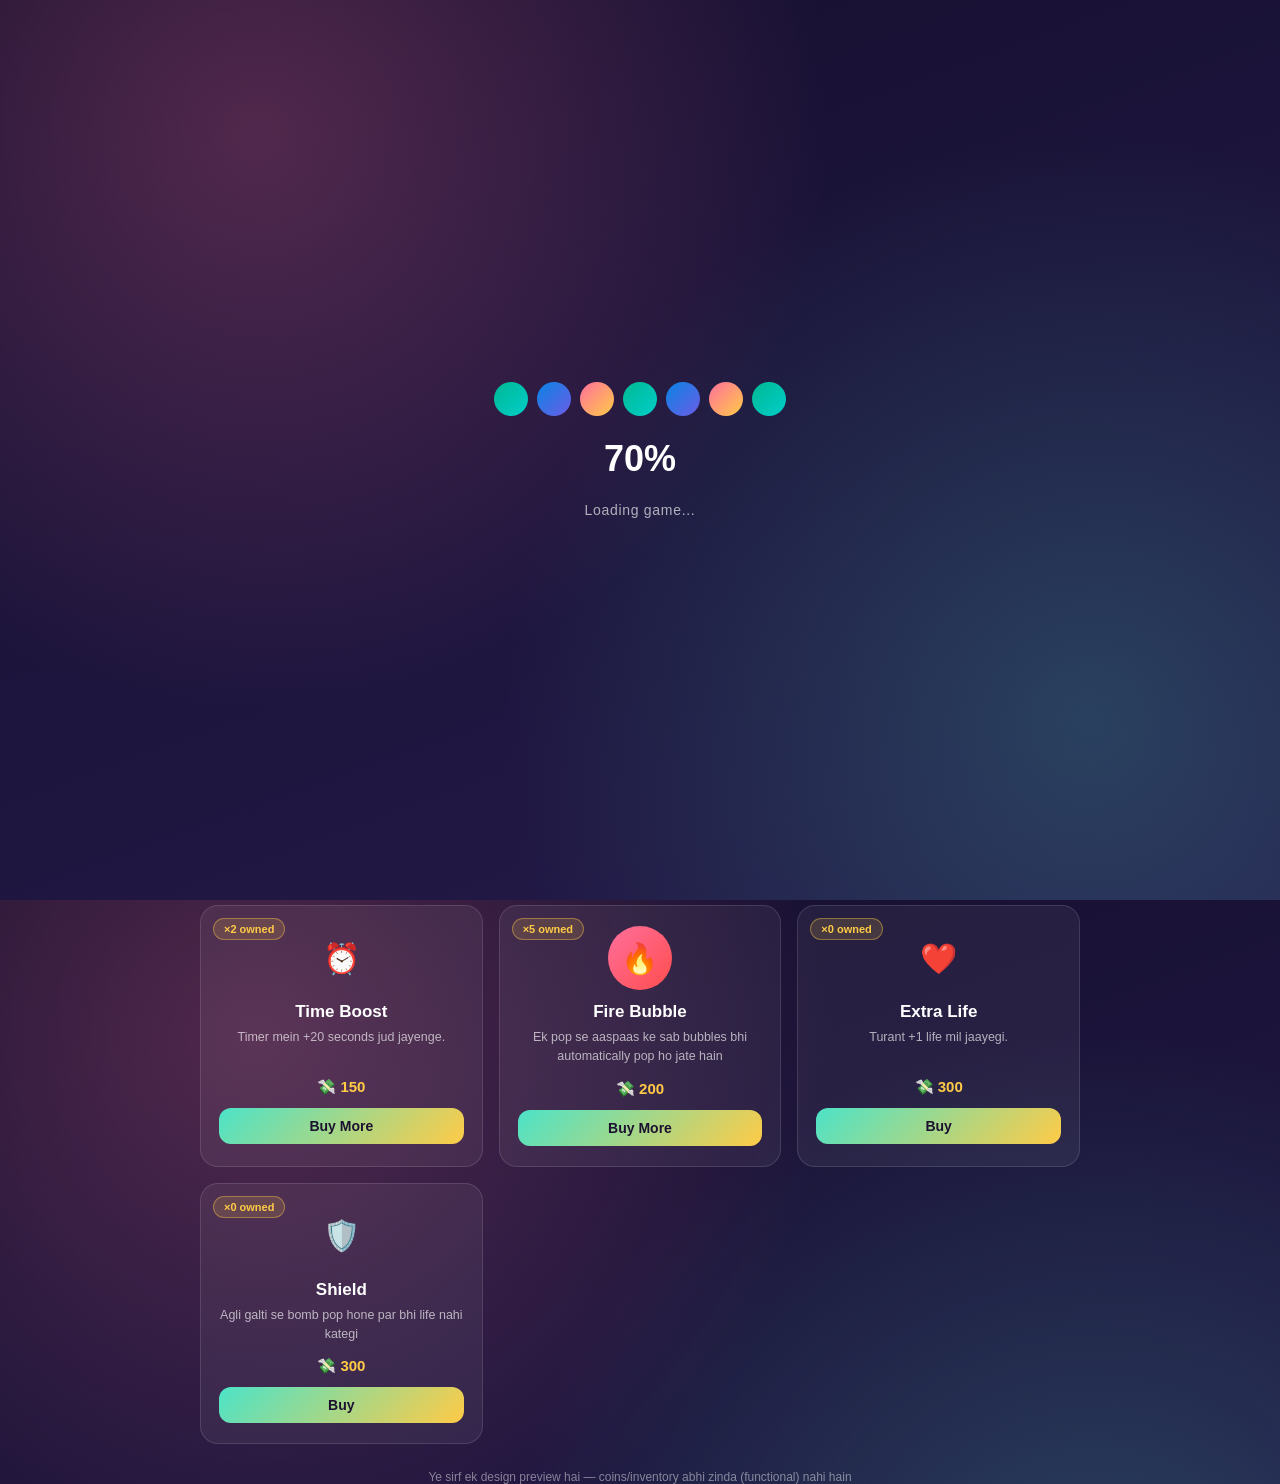
<file: index.html>
<!DOCTYPE html>
<html lang="en">
<head>
<meta charset="UTF-8">
<meta name="viewport" content="width=device-width, initial-scale=1.0">
<title>POP!</title>
<link rel="stylesheet" href="style.css">
</head>
<body>

<div class="loadScreen" id="loadScreen">
    <div class="loadGrid">
        <span></span><span></span><span></span><span></span><span></span><span></span><span></span>
    </div>
    <div class="loadPercent" id="loadPercent">0%</div>
    <p class="loadLabel">Loading game...</p>
</div>

<div class="topbar">
    <div class="brand">POP<span>!</span></div>
    <div class="statusBar" id="statusBar">
        <div class="miniChip"><span class="icon" id="icon">⏰</span><span class="amount" id="timebustAmount">0</span></div>
        <div class="miniChip"><span class="icon">🔥</span><span class="amount" id="fireAmount">0</span></div>
        <div class="miniChip"><span class="icon">❤️</span><span class="amount" id="lifeAmount">0</span></div>
        <div class="miniChip"><span class="icon">🛡️</span><span class="amount" id="shieldAmount">0</span></div>
        <div class="coinPill">
            <span class="icon">💸</span>
            <span class="amount" id="coinAmount">0</span>
        </div>
    </div>
</div>

<div class="hero">
    <div class="glow glow1"></div>
    <div class="glow glow2"></div>
    <p class="eyebrow">a tiny reflex game</p>
    <h1 class="logo">POP<span>!</span></h1>
    <p class="tagline">Pop bubbles, dodge bombs, beat the clock. Coins kamao aur power-ups unlock karo!</p>

    <button class="btn-start" id="letsGoBtn">Let's Go ▶</button>

    <div class="quickStats">
        <div class="statChip">🏆 Best Score: <b>0</b></div>
        <div class="statChip">🎮 Games Played: <b>0</b></div>
        <div class="statChip">💸 Total Coins: <b>0</b></div>
    </div>
</div>

<div class="section">
    <div class="sectionHead">
        <h2>Game Rules <span class="dot">📜</span></h2>
    </div>
    <div class="rulesGrid">
        <div class="ruleItem">
            <span class="ruleIcon">🫧</span>
            <p>Har bulbule ko pop karo — uska number tumhare <b>score</b> mein jud jayega</p>
        </div>
        <div class="ruleItem">
            <span class="ruleIcon">🎁</span>
            <p>Kuch bubbles special hote hain — unhe todne par score double (×2) milta hai!</p>
        </div>
        <div class="ruleItem">
            <span class="ruleIcon">💣</span>
            <p>In sab mein <b>10 bulbule chhupe hue bomb</b> hain — pop karte hi ek <b>life</b> chali jayegi</p>
        </div>
        <div class="ruleItem">
            <span class="ruleIcon">❤️</span>
            <p><b>3 khaas bulbule</b> tumhe ek <b>extra life</b> denge — inhe dhundhna tumhare fayde mein hai</p>
        </div>
        <div class="ruleItem">
            <span class="ruleIcon">💔</span>
            <p>Shuruaat <b>3 lives</b> se hoti hai — saari lives khatam ho gayi to <b>Game Over</b></p>
        </div>
        <div class="ruleItem">
            <span class="ruleIcon">🎯</span>
            <p>Score <b>Target</b> ke barabar ho jaye to target complete — <b>3 targets</b> poore karo aur <b>jeeto!</b></p>
        </div>
        <div class="ruleItem">
            <span class="ruleIcon">⏱️</span>
            <p>Time khatam hone se pehle jitna ho sake pop karo</p>
        </div>
        <div class="ruleItem">
            <span class="ruleIcon">💸</span>
            <p>Har game ke baad score ke hisaab se <b>coins</b> milte hain — unse shop se power-ups khareedo</p>
        </div>
    </div>
</div>

<div class="section">
    <div class="sectionHead">
        <h2>Power-Up Shop <span class="dot">🛒</span></h2>
    </div>
    <div class="shopGrid">

        <div class="shopCard">
            <span class="qtyTag">×2 owned</span>
            <div class="shopIcon Time-Boost">⏰</div>
            <h3>Time Boost</h3>
            <p class="desc">Timer mein +20 seconds jud jayenge.</p>
            <div class="shopPrice">💸 150</div>
            <button class="btn-buy">Buy More</button>
        </div>

        <div class="shopCard">
            <span class="qtyTag">×5 owned</span>
            <div class="shopIcon fire">🔥</div>
            <h3>Fire Bubble</h3>
            <p class="desc">Ek pop se aaspaas ke sab bubbles bhi automatically pop ho jate hain</p>
            <div class="shopPrice">💸 200</div>
            <button class="btn-buy">Buy More</button>
        </div>

        <div class="shopCard">
            <span class="qtyTag">×0 owned</span>
            <div class="shopIcon Extra-Life">❤️</div>
            <h3>Extra Life</h3>
            <p class="desc">Turant +1 life mil jaayegi.</p>
            <div class="shopPrice">💸 300</div>
            <button class="btn-buy">Buy</button>
        </div>
        
        <div class="shopCard">
            <span class="qtyTag">×0 owned</span>
            <div class="shopIcon Shield">🛡️</div>
            <h3>Shield</h3>
            <p class="desc">Agli galti se bomb pop hone par bhi life nahi kategi</p>
            <div class="shopPrice">💸 300</div>
            <button class="btn-buy">Buy</button>
        </div>

    </div>
</div>

<p class="note">Ye sirf ek design preview hai — coins/inventory abhi zinda (functional) nahi hain</p>

<script src="scripat.js"></script>
</body>
</html>
</file>
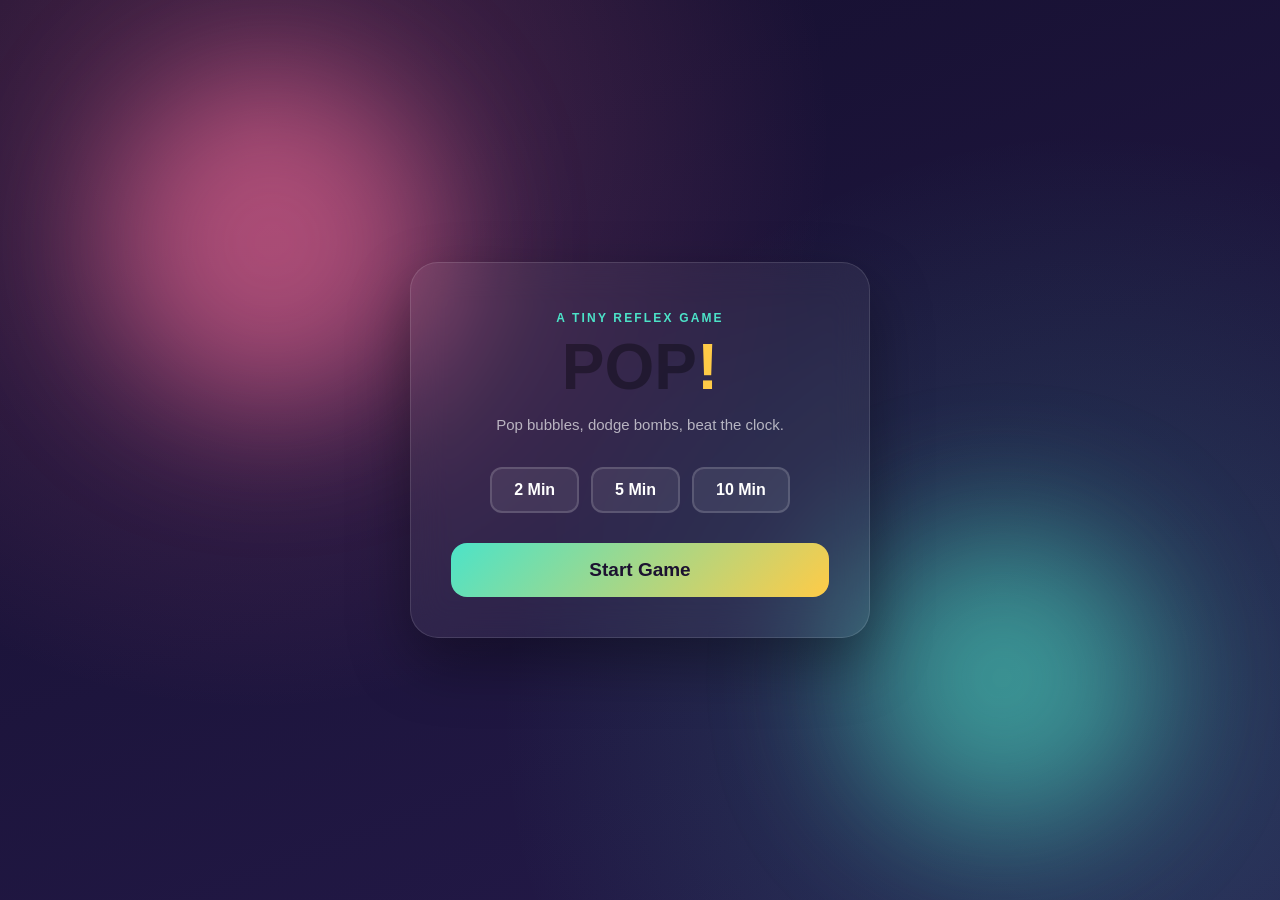
<file: aboutepage.html>
<!DOCTYPE html>
<html lang="en">
<head>
    <meta charset="UTF-8">
    <meta name="viewport" content="width=device-width, initial-scale=1.0">
    <title>Bubble Game</title>
    <script>
        if (localStorage.getItem("bubbleGameLoaded")) {
            document.documentElement.classList.add("skip-load");
        }
    </script>
    <link rel="stylesheet" href="aboutepage.css">
</head>
<body>

<div class="stage">

    <div class="screen" id="startScreen">
        <div class="glow glow1"></div>
        <div class="glow glow2"></div>
        <div class="floaters" aria-hidden="true"></div>
        
        <div class="panel">
            <p class="eyebrow">a tiny reflex game</p>
            <h1 class="logo">POP<span class="dot">!</span></h1>
            <p class="tagline">Pop bubbles, dodge bombs, beat the clock.</p>

            <div class="target-picker">
                
            </div>
          <div class="time-picker">
    <button class="time-btn " data-time="120">2 Min</button>
    <button class="time-btn" data-time="300">5 Min</button>
    <button class="time-btn" data-time="600">10 Min</button>  
</div>
        <button class="btn-start" id="startBtn">Start Game</button>
        </div>
    </div>
</div>

<div class="game">
<div class="progress-track">
    <div class="progress-fill" id="progressFill"></div>
</div>

<div class="powerups">

    <div class="powerup" id="shieldPower">
        <span class="powerIcon">🛡️</span>
        <span class="powerName">Shield</span>
        <span class="powerAmount" id="shieldAmount">0</span>
    </div>

    <div class="powerup" id="lifePower">
        <span class="powerIcon">❤️</span>
        <span class="powerName">Life</span>
        <span class="powerAmount" id="lifeAmount">0</span>
    </div>

        <div class="powerup" id="timePower">
            <span class="powerIcon">⏰</span>
            <span class="powerName">Time</span>
            <span class="powerAmount" id="timebustAmount">0</span>
        </div>

    <div class="powerup" id="firePower">
        <span class="powerIcon">🔥</span>
        <span class="powerName">Fire</span>
        <span class="powerAmount" id="fireAmount">0</span>
    </div>

</div>

    <div class="top">

        <div class="box">
            <h2>Time</h2>
            <div class="value" id="time">0</div>
        </div>

        <div class="box">
            <h2>Stop </h2>
            <div class="value" id="stoptime">▐▐</div>
        </div>

        <div class="box">
            <h2>Score</h2>
            <div class="value" id="score">0</div>
        </div>

        <div class="box">
            <h2>Target</h2>
            <div class="value" id="target">0</div>
        </div>

       <div class="box">
    <h2>Lives</h2>
    <div class="value lives" id="lives"></div>
</div>
    </div>

    <div class="banner" id="banner"></div>

    <div class="man"></div>

</div>

<div id="gameOverCard" class="gameOverCard">

    <div class="resultCard">

        <h1 id="resultTitle">🏆 YOU WIN</h1>

        <div class="resultBox">
            <div class="item">
                <span>⭐ Score</span>
                <span id="finalScore">25</span>
            </div>

            <div class="item">
                <span>🎯 Target</span>
                <span id="finalTarget">20</span>
            </div>

            <div class="item">
                <span>💣 Bombs</span>
                <span id="finalBomb">2</span>
            </div>

            <div class="item">
                <span>Targets Reached</span>
                <span id="finalTargetSum">3</span>
            </div>
            
             <div class="item">
                <span>Time</span>
                <span id="Timeoutline">0</span>
            </div>

             <div class="item">
                <span>Medals</span>
                <span id="Medals">❌</span>
            </div>
        </div>

         <div class="item">
                <span>Coins</span>
                <span id="finalCoins">💸 0</span>
            </div>
            <button id="restartBtn">🔄 Play Again</button>
        </div>


    </div>

</div>
<script src="aboutepage.js"></script>

</body>
</html>
</file>
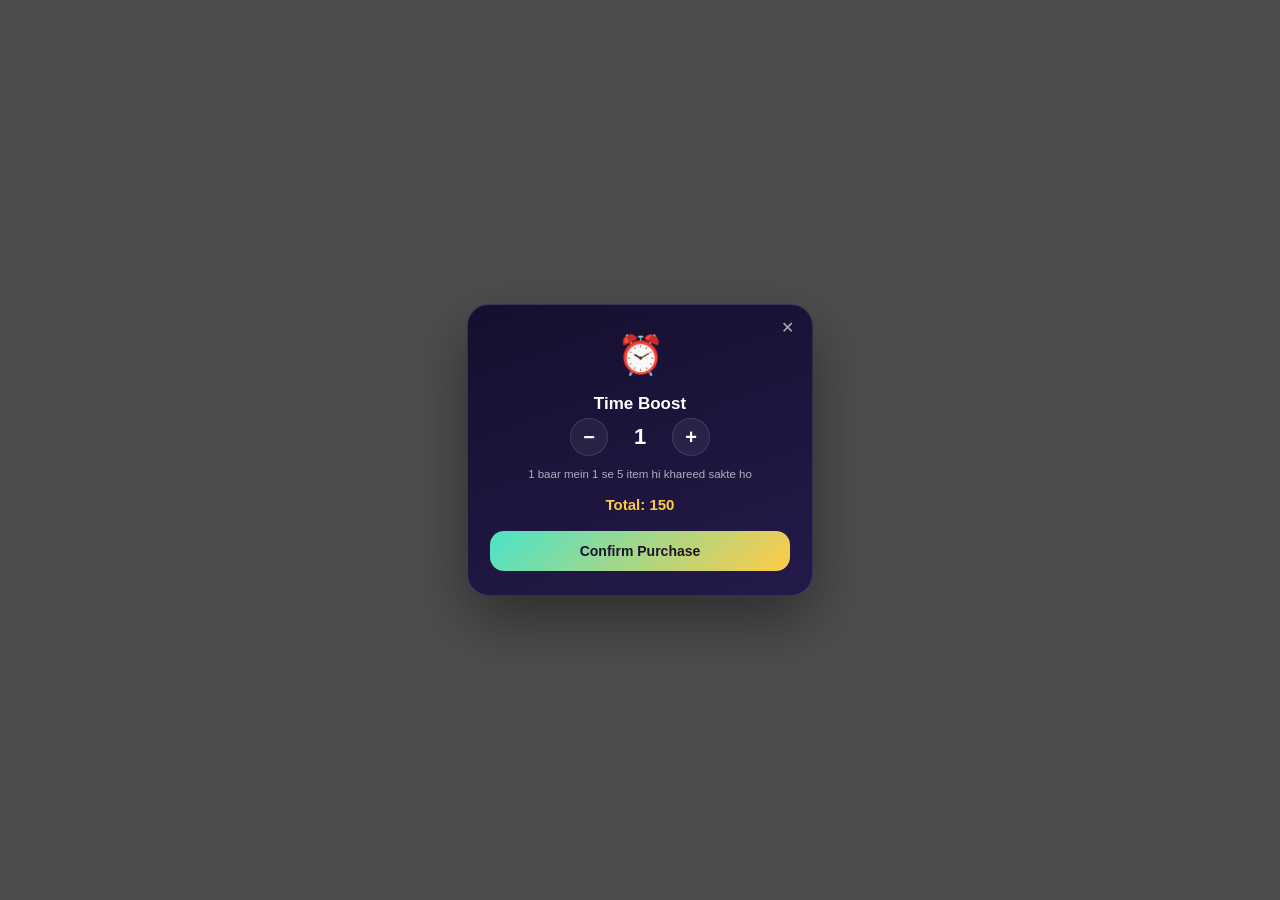
<file: BuyCard.html>
<!DOCTYPE html>
<html lang="en">
<head>
<meta charset="UTF-8">
<title>Buy Mini Card</title>
<link rel="stylesheet" href="bycard.css">
</head>
<body>

<div class="buyOverlay" id="buyOverlay">
    <div class="buyCard">
        <button class="buyClose" id="buyClose">✕</button>
        <div class="buyIcon" id="buyIcon">⏰</div>
        <h3 class="buyName" id="buyName">Time Boost</h3>

        <div class="qtyStepper">
            <button class="qtyBtn" id="qtyMinus">−</button>
            <div class="qtyValue" id="qtyValue">1</div>
            <button class="qtyBtn" id="qtyPlus">+</button>
        </div> 
        <p class="qtyHint">1 baar mein 1 se 5 item hi khareed sakte ho</p>

        <div class="buyTotal">Total: <span id="buyTotal">150</span></div>

        <button class="btn-confirmBuy" id="confirmBuyBtn">Confirm Purchase</button>
    </div>
</div>

</body>
<script src="bycard.js"></script>
</html>
</file>
<file: style.css>
*{ margin:0; padding:0; box-sizing:border-box; font-family:'Poppins', Arial, Helvetica, sans-serif; }

:root{
    --bg-deep: #150f2e;
    --bg-mid: #241a4a;
    --panel: rgba(255,255,255,.06);
    --panel-border: rgba(255,255,255,.12);
    --pink: #ff6f9c;
    --amber: #ffcb47;
    --teal: #4ce3c8;
    --text-dim: rgba(255,255,255,.65);
}

html, body{ height:100%; }

body{
    background:
        radial-gradient(circle at 20% 15%, rgba(255,111,156,.25), transparent 45%),
        radial-gradient(circle at 85% 80%, rgba(76,227,200,.2), transparent 45%),
        linear-gradient(160deg, var(--bg-deep), var(--bg-mid));
    min-height:100vh;
    color:#fff;
    padding-bottom:40px;
}

/* ---------- Top bar ---------- */
.topbar{
    display:flex;
    justify-content:space-between;
    align-items:center;
    padding:16px 24px;
    position:sticky;
    top:0;
    z-index:50;
    background:rgba(21,15,46,.7);
    backdrop-filter:blur(14px);
    border-bottom:1px solid var(--panel-border);
}

.brand{
    font-family:'Baloo 2', sans-serif;
    font-weight:800;
    font-size:22px;
    color:#fff;
}
.brand span{ color:var(--amber); }

.coinPill{
    display:flex;
    align-items:center;
    gap:8px;
    background:linear-gradient(135deg, rgba(255,203,71,.18), rgba(255,203,71,.05));
    border:1px solid rgba(255,203,71,.4);
    padding:8px 16px;
    border-radius:999px;
    font-weight:700;
    font-size:15px;
}
.coinPill .icon{ font-size:18px; }
.coinPill .amount{ color:var(--amber); }

.statusBar{
    display:flex;
    align-items:center;
    gap:10px;
    flex-wrap:wrap;
    justify-content:flex-end;
}

.miniChip{
    display:flex;
    align-items:center;
    gap:6px;
    background:var(--panel);
    border:1px solid var(--panel-border);
    padding:7px 12px;
    border-radius:999px;
    font-weight:700;
    font-size:13px;
}
.miniChip .icon{ font-size:15px; }
.miniChip .amount{ color:#fff; }

/* ---------- Hero ---------- */
.hero{
    text-align:center;
    padding:50px 20px 30px;
    position:relative;
}

.glow{
    position:absolute;
    border-radius:50%;
    filter:blur(70px);
    opacity:.45;
    pointer-events:none;
    z-index:0;
}
.glow1{ width:320px; height:320px; background:var(--pink); top:0; left:5%; }
.glow2{ width:280px; height:280px; background:var(--teal); top:10%; right:5%; }

.eyebrow{
    position:relative;
    color:var(--teal);
    text-transform:uppercase;
    letter-spacing:.18em;
    font-size:12px;
    font-weight:600;
    margin-bottom:8px;
}

.logo{
    position:relative;
    font-family:'Baloo 2', sans-serif;
    font-weight:800;
    font-size:clamp(42px, 10vw, 68px);
    color:#fff;
    line-height:1;
}
.logo span{ color:var(--amber); }

.tagline{
    position:relative;
    color:var(--text-dim);
    margin:14px auto 26px;
    font-size:15px;
    max-width:420px;
    line-height:1.6;
}

.btn-start{
    position:relative;
    font-family:'Baloo 2', sans-serif;
    font-size:19px;
    font-weight:700;
    padding:16px 48px;
    border:none;
    border-radius:16px;
    color:#1c1230;
    background:linear-gradient(135deg, var(--teal), var(--amber));
    cursor:pointer;
    transition:.2s;
}
.btn-start:hover{ transform:translateY(-3px); box-shadow:0 12px 24px rgba(76,227,200,.3); }

.quickStats{
    position:relative;
    display:flex;
    justify-content:center;
    gap:14px;
    margin-top:26px;
    flex-wrap:wrap;
}
.statChip{
    background:var(--panel);
    border:1px solid var(--panel-border);
    padding:8px 16px;
    border-radius:12px;
    font-size:13px;
    color:var(--text-dim);
}
.statChip b{ color:#fff; }

/* ---------- Section shell ---------- */
.section{
    max-width:920px;
    margin:0 auto;
    padding:36px 20px 0;
}

.sectionHead{
    display:flex;
    align-items:baseline;
    gap:10px;
    margin-bottom:18px;
}
.sectionHead h2{
    font-family:'Baloo 2', sans-serif;
    font-size:24px;
    color:#fff;
}
.sectionHead .dot{ color:var(--amber); }
.sectionHead p{
    color:var(--text-dim);
    font-size:13px;
}

/* ---------- Rules (inline on home) ---------- */
.rulesGrid{
    display:grid;
    grid-template-columns:repeat(auto-fit, minmax(260px, 1fr));
    gap:12px;
}

.ruleItem{
    display:flex;
    gap:12px;
    align-items:flex-start;
    background:var(--panel);
    border:1px solid var(--panel-border);
    border-radius:14px;
    padding:14px 16px;
}
.ruleIcon{ font-size:20px; line-height:1; }
.ruleItem p{ color:#fff; font-size:13.5px; line-height:1.5; }
.ruleItem b{ color:var(--amber); }

/* ---------- Shop ---------- */
.shopGrid{
    display:grid;
    grid-template-columns:repeat(auto-fit, minmax(220px, 1fr));
    gap:16px;
}

.shopCard{
    position:relative;
    background:var(--panel);
    border:1px solid var(--panel-border);
    border-radius:18px;
    padding:20px 18px;
    text-align:center;
    transition:.2s;
    overflow:hidden;
}
.shopCard:hover{ transform:translateY(-4px); border-color:rgba(255,255,255,.25); }

.shopIcon{
    width:64px;
    height:64px;
    margin:0 auto 12px;
    border-radius:50%;
    display:flex;
    align-items:center;
    justify-content:center;
    font-size:30px;
}
.shopIcon.magnet{ background:linear-gradient(135deg,#0984e3,#6c5ce7); }
.shopIcon.fire{ background:linear-gradient(135deg,#ff6f9c,#ff4d4d); }
.shopIcon.shield{ background:linear-gradient(135deg,#00b894,#00cec9); }

.shopCard h3{
    font-family:'Baloo 2', sans-serif;
    font-size:17px;
    margin-bottom:6px;
    color:#fff;
}
.shopCard p.desc{
    color:var(--text-dim);
    font-size:12.5px;
    line-height:1.5;
    min-height:36px;
    margin-bottom:14px;
}

.shopPrice{
    display:flex;
    align-items:center;
    justify-content:center;
    gap:6px;
    font-weight:700;
    color:var(--amber);
    font-size:15px;
    margin-bottom:12px;
}

.btn-buy{
    width:100%;
    padding:10px;
    border:none;
    border-radius:12px;
    font-weight:700;
    font-size:14px;
    cursor:pointer;
    background:linear-gradient(135deg, var(--teal), var(--amber));
    color:#1c1230;
    transition:.2s;
}
.btn-buy:hover{ transform:translateY(-2px); }
.btn-buy:disabled{
    background:rgba(255,255,255,.1);
    color:var(--text-dim);
    cursor:not-allowed;
    transform:none;
}

.ownedTag{
    position:absolute;
    top:12px;
    right:12px;
    background:rgba(76,227,200,.2);
    color:var(--teal);
    border:1px solid rgba(76,227,200,.4);
    font-size:10.5px;
    font-weight:700;
    padding:4px 9px;
    border-radius:999px;
}

.qtyTag{
    position:absolute;
    top:12px;
    left:12px;
    background:rgba(255,203,71,.15);
    color:var(--amber);
    border:1px solid rgba(255,203,71,.4);
    font-size:11px;
    font-weight:800;
    padding:4px 10px;
    border-radius:999px;
}

.btn-row{
    display:flex;
    gap:8px;
}
.btn-buy.small{
    flex:1;
}

.note{
    text-align:center;
    color:var(--text-dim);
    font-size:12px;
    margin:26px 20px 0;
    opacity:.7;
}

/* ---------- Loading screen ---------- */
.loadScreen{
    position:fixed;
    inset:0;
    z-index:9999;
    display:flex;
    flex-direction:column;
    justify-content:center;
    align-items:center;
    gap:22px;
    background:
        radial-gradient(circle at 20% 15%, rgba(255,111,156,.25), transparent 45%),
        radial-gradient(circle at 85% 80%, rgba(76,227,200,.2), transparent 45%),
        linear-gradient(160deg, #150f2e, #241a4a);
}

.loadGrid{
    display:grid;
    grid-template-columns:repeat(7, 34px);
    gap:9px;
}
.loadGrid span{
    width:34px;
    height:34px;
    border-radius:50%;
    background:linear-gradient(135deg,#00b894,#00cec9);
    animation:loadPop 1.6s infinite;
}
.loadGrid span:nth-child(3n+2){ background:linear-gradient(135deg,#0984e3,#6c5ce7); animation-delay:.15s; }
.loadGrid span:nth-child(3n+3){ background:linear-gradient(135deg,#ff6f9c,#ffcb47); animation-delay:.3s; }
.loadGrid span:nth-child(2n){ animation-delay:.45s; }
.loadGrid span:nth-child(5n){ animation-delay:.6s; }

@keyframes loadPop{
    0%,100%{ transform:scale(.6); opacity:.35; }
    40%{ transform:scale(1); opacity:1; }
}

.loadPercent{
    font-size:36px;
    font-weight:800;
    color:#fff;
    font-family:'Baloo 2', sans-serif;
}

.loadLabel{
    color:rgba(255,255,255,.65);
    font-size:14px;
    letter-spacing:.05em;
}

.loadScreen.done{
    opacity:0;
    pointer-events:none;
    transition:opacity .5s ease;
}

/* ---------- Responsive ---------- */
@media(max-width:480px){
    .topbar{ padding:12px 16px; flex-wrap:wrap; gap:10px; }
    .brand{ font-size:18px; }
    .statusBar{ width:100%; justify-content:flex-end; }
    .miniChip{ padding:6px 10px; font-size:12px; }
    .coinPill{ padding:6px 12px; font-size:13px; }
}
/**/
</file>
<file: aboutepage.css>
*{
        margin:0;
        padding:0;
        box-sizing:border-box;
        font-family:'Poppins', Arial, Helvetica, sans-serif;
    }

    :root{
        --bg-deep: #150f2e;
        --bg-mid: #241a4a;
        --panel: rgba(255,255,255,.06);
        --panel-border: rgba(255,255,255,.12);
        --pink: #ff6f9c;
        --amber: #ffcb47;
        --teal: #4ce3c8;
        --text-dim: rgba(255,255,255,.65);
    }

    html, body{
        height:100%;
    }

    body{
        background:
            radial-gradient(circle at 20% 15%, rgba(255,111,156,.25), transparent 45%),
            radial-gradient(circle at 85% 80%, rgba(76,227,200,.2), transparent 45%),
            linear-gradient(160deg, var(--bg-deep), var(--bg-mid));
        min-height:100vh;
        min-height:100dvh;
        display:flex;
        justify-content:center;
        align-items:center;
        overflow:hidden;
    }

    /* ---------- Loading screen ---------- */
    .loadScreen{
        position:fixed;
        inset:0;
        z-index:9999;
        display:flex;
        flex-direction:column;
        justify-content:center;
        align-items:center;
        gap:22px;
        background:
            radial-gradient(circle at 20% 15%, rgba(255,111,156,.25), transparent 45%),
            radial-gradient(circle at 85% 80%, rgba(76,227,200,.2), transparent 45%),
            linear-gradient(160deg, #150f2e, #241a4a);
    }

    html.skip-load .loadScreen{
        display:none;
    }

    .loadGrid{
        display:grid;
        grid-template-columns:repeat(7, 34px);
        gap:9px;
    }

    .loadGrid span{
        width:34px;
        height:34px;
        border-radius:50%;
        background:linear-gradient(135deg,#00b894,#00cec9);
        animation:loadPop 1.6s infinite;
    }
    .loadGrid span:nth-child(3n+2){ background:linear-gradient(135deg,#0984e3,#6c5ce7); animation-delay:.15s; }
    .loadGrid span:nth-child(3n+3){ background:linear-gradient(135deg,#ff6f9c,#ffcb47); animation-delay:.3s; }
    .loadGrid span:nth-child(2n){ animation-delay:.45s; }
    .loadGrid span:nth-child(5n){ animation-delay:.6s; }

    @keyframes loadPop{
        0%,100%{ transform:scale(.6); opacity:.35; }
        40%{ transform:scale(1); opacity:1; }
    }

    .loadPercent{
        font-size:36px;
        font-weight:800;
        color:#fff;
        font-family:'Baloo 2', sans-serif;
    }

    .loadLabel{
        color:rgba(255,255,255,.65);
        font-size:14px;
        letter-spacing:.05em;
    }

    /* ---------- Start screen / rules screen shared shell ---------- */
    .stage{
        position:relative;
        height:100vh;
        height:100dvh;
    }

    .screen{
        position:fixed;
        inset:0;
        display:flex;
        justify-content:center;
        align-items:center;
        overflow:hidden;
        z-index:5000;
    }
    .screen.hidden{ display:none; }

    .scoreTwo{ 
       text-align: center;
     }
    .glow{
        position:absolute;
        border-radius:50%;
        filter:blur(70px);
        opacity:.55;
        pointer-events:none;
    }
    .glow1{ width:340px; height:340px; background:var(--pink); top:8%; left:8%; }
    .glow2{ width:300px; height:300px; background:var(--teal); bottom:8%; right:10%; }

    .floaters{
        position:absolute;
        inset:0;
        pointer-events:none;
        overflow:hidden;
    }
    .floaters span{
        position:absolute;
        bottom:-60px;
        display:block;
        border-radius:50%;
        background:linear-gradient(135deg, rgba(255,255,255,.35), rgba(255,255,255,.05));
        animation:rise linear infinite;
    }
    @keyframes rise{
        to{ transform:translateY(-115vh); }
    }

    .panel{
        position:relative;
        z-index:1;
        width:min(90%, 460px);
        padding:clamp(28px, 6vw, 48px) clamp(20px, 5vw, 40px) 40px;
        background:var(--panel);
        border:1px solid var(--panel-border);
        backdrop-filter:blur(18px);
        border-radius:28px;
        text-align:center;
        box-shadow:0 25px 60px rgba(0,0,0,.35);
        animation:fadeIn .5s ease;
    }

    .eyebrow{
        color:var(--teal);
        text-transform:uppercase;
        letter-spacing:.18em;
        font-size:12px;
        font-weight:600;
        margin-bottom:10px;
    }

    .logo{
        font-family:'Baloo 2', sans-serif;
        font-weight:800;
        font-size:clamp(38px, 9vw, 64px);
        color:#00000059;
        line-height:1;
    }
    .logo span{ color:var(--amber); }
    .dot{ color:var(--amber); }

    .tagline{
        color:var(--text-dim);
        margin:14px 0 30px;
        font-size:15px;
        line-height:1.6;
    }

    .target-picker{ margin-bottom:30px; }

    .picker-label{
        color:var(--text-dim);
        font-size:13px;
        margin-bottom:12px;
        font-weight:500;
    }

    .picker-options{
        display:flex;
        flex-wrap:wrap;
        justify-content:center;
        gap:12px;
    }

    .pick{
        font-family:'Baloo 2', sans-serif;
        font-size:18px;
        font-weight:700;
        width:64px;
        height:56px;
        border-radius:14px;
        border:1px solid var(--panel-border);
        background:rgba(255,255,255,.05);
        color:#fff;
        cursor:pointer;
        transition:.2s;
    }
    .pick:hover{ background:rgba(255,255,255,.12); }
    .pick--active{
        background:linear-gradient(135deg, var(--pink), var(--amber));
        border-color:transparent;
        color:#1c1230;
        transform:translateY(-2px);
        box-shadow:0 8px 18px rgba(255,111,156,.35);
    }

    .btn-start{
        font-family:'Baloo 2', sans-serif;
        font-size:19px;
        font-weight:700;
        width:100%;
        padding:16px;
        border:none;
        border-radius:16px;
        color:#1c1230;
        background:linear-gradient(135deg, var(--teal), var(--amber));
        cursor:pointer;
        transition:.2s;
    }
    .btn-start:hover{ transform:translateY(-3px); box-shadow:0 12px 24px rgba(76,227,200,.3); }
    .btn-start:active{ transform:translateY(0); }

    @keyframes fadeIn{
        from{ opacity:0; transform:translateY(25px); }
        to{ opacity:1; transform:translateY(0); }
    }

    /* ---------- Main game board ---------- */
    .game{
        display:none;
        width:min(58%, 1400px);
        height:90vh;
        height:90dvh;
        background:#ffffff;
        border-radius:15px;
        overflow-y:auto;
        overflow-x:hidden;
        box-shadow:0 10px 30px rgba(0,0,0,.4);
    }

    .progress-track{
        height:6px;
        background:rgba(0,0,0,.08);
    }
    .progress-fill{
        height:100%;
        width:0%;
        background:linear-gradient(90deg, var(--teal), var(--amber));
        transition:width .3s ease;
    }

    .top{
        position:sticky;
        top:0;
        min-height:80px;
        background:#0f766e;
        display:flex;
        flex-wrap:wrap;
        justify-content:space-evenly;
        align-items:center;
        gap:10px;
        padding:10px;
        z-index:2;
    }

    .box{
        display:flex;
        align-items:center;
        gap:10px;
        flex-shrink:0;
    }

    .box h2{
        color:white;
        font-size:clamp(14px, 2.2vw, 22px);
        white-space:nowrap;
    }

    .value{
        width:clamp(42px, 8vw, 60px);
        height:clamp(34px, 6vw, 45px);
        background:white;
        color:#0f766e;
        display:flex;
        justify-content:center;
        align-items:center;
        border-radius:8px;
        font-size:clamp(16px, 3vw, 22px);
        font-weight:bold;
    }

    .target{
        background-color:#6e265477;
        color:black;
    }

    /* Lives box: fluid width + shrinking font so hearts never spill out of the box */
    .lives{
        width:auto;
        max-width:clamp(90px, 22vw, 140px);
        min-width:0;
        display:flex;
        justify-content:center;
        align-items:center;
        flex-wrap:nowrap;
        overflow:hidden;
        white-space:nowrap;
        font-size:clamp(14px, 3.5vw, 24px);
        gap:4px;
    }

    .banner{
        position:fixed;
        top:90px;
        left:50%;
        transform:translateX(-50%) translateY(-20px);
        background:#0f766e;
        color:white;
        padding:10px 24px;
        border-radius:8px;
        font-size:18px;
        font-weight:bold;
        opacity:0;
        pointer-events:none;
        transition:.3s;
        z-index:3;
        max-width:90%;
        text-align:center;
    }

    .banner.show{
        opacity:1;
        transform:translateX(-50%) translateY(0);
    }

    .man{
        padding:20px;
        display:grid;
        grid-template-columns:repeat(auto-fill, minmax(46px, 1fr));
        justify-content:center;
        gap:10px;
    }

    .bubbles{
        width:100%;
        aspect-ratio:1/1;
        max-width:55px;
        border-radius:50%;
        background:linear-gradient(135deg,#00b894,#00cec9);
        display:flex;
        justify-content:center;
        align-items:center;
        color:white;
        font-size:clamp(14px, 4vw, 22px);
        font-weight:bold;
        cursor:pointer;
        transition:.25s;
        user-select:none;
        touch-action:manipulation;
    }

    .bubbles:hover{
        transform:scale(1.15);
        background:linear-gradient(135deg,#0984e3,#6c5ce7);
    }

    .bubbles:active{
        transform:scale(.9);
    }

    .bomb{
        background: red !important;
        color: white;
        animation: boom 0.4s infinite alternate;
    }

    @keyframes boom{
        from{ transform: scale(1); }
        to{ transform: scale(1.1); }
    }
    /*
    .life{
        background: linear-gradient(135deg,#ff6f9c,#ffcb47) !important;
    }*/

    /* ---------- Game over card ---------- */
    .gameOverCard{
        position:fixed;
        inset:0;
        background:rgba(0,0,0,.75);
        display:none;
        justify-content:center;
        align-items:center;
        z-index:999;
        padding:16px;
    }

    .resultCard{
        width:420px;
        max-width:100%;
        background:linear-gradient(135deg,#0f2027,#203a43,#2c5364);
        border-radius:20px;
        padding:30px;
        text-align:center;
        color:white;
        box-shadow:0 0 40px rgba(0,255,255,.4);
        animation:popup .4s ease;
    }

    @keyframes popup{
        from{ transform:scale(.5); opacity:0; }
        to{ transform:scale(1); opacity:1; }
    }

    .resultCard h1{
        margin-bottom:25px;
        font-size:clamp(24px, 6vw, 35px);
        color:#00ff99;
    }

    .resultBox{
        display:flex;
        flex-direction:column;
        gap:12px;
    }

    .item{
        display:flex;
        justify-content:space-between;
        align-items:center;
        background:rgba(255,255,255,.1);
        padding:12px 18px;
        border-radius:10px;
        font-size:clamp(14px, 3vw, 20px);
    }

    .item span:last-child{
        color:#ffd54f;
        font-weight:bold;
    }

    #restartBtn{
        width:100%;
        margin-top:25px;
        padding:15px;
        border:none;
        border-radius:10px;
        background:#00c853;
        color:white;
        font-size:20px;
        cursor:pointer;
        transition:.3s;
    }

    #restartBtn:hover{
        background:#00e676;
        transform:scale(1.03);
    }

    /* ---------- Responsive breakpoints ---------- */
    @media(max-width:1200px){
        .game{
            width:96%;
        }
    }

    @media(max-width:768px){
        .panel{
            padding:30px 20px;
        }

        body{
            height:100dvh;
        }
    }

    @media(max-width:480px){
        .game{
            width:100%;
            height:100dvh;
            border-radius:0;
        }

        .man{
            grid-template-columns:repeat(auto-fill, minmax(38px, 1fr));
            gap:7px;
            padding:12px;
        }

        .top{
            padding:8px;
            gap:6px;
        }

        .banner{
            top:auto;
            bottom:16px;
            font-size:14px;
            padding:8px 16px;
            width:90%;
        }

        .loadGrid{
            grid-template-columns:repeat(5, 30px);
            gap:8px;
        }

        .loadGrid span{
            width:30px;
            height:30px;
        }

        .loadPercent{
            font-size:28px;
        }
    }

    .time-picker{
    display:flex;
    justify-content:center;
    gap:12px;
    margin:20px 0 30px;
    flex-wrap:wrap;
}

.time-btn{
    padding:12px 22px;
    border:none;
    border-radius:12px;
    cursor:pointer;
    font-size:16px;
    font-weight:700;
    background:rgba(255,255,255,.08);
    color:#fff;
    border:2px solid rgba(255,255,255,.15);
    transition:.3s;
}

.time-btn:hover{
    transform:translateY(-3px);
    background:#00cec9;
    color:#111;
}

.time-btn.active{
    background:linear-gradient(135deg,#00e5ff,#ffd54f);
    color:#111;
    border-color:transparent;
    box-shadow:0 0 15px rgba(0,229,255,.5);
}

.powerups{
    display:flex;
    align-items:center;
    justify-content:center;
    gap:8px;
    flex-wrap:wrap;
    width:100%;
    padding:4px 0;
}

.powerup{
    min-width:70px;
    height:52px;
    padding:5px 9px;
    display:flex;
    align-items:center;
    justify-content:center;
    gap:4px;
    flex-direction:column;
    background:rgba(255,255,255,.12);
    border:1px solid rgba(255,255,255,.2);
    border-radius:12px;
    color:#fff;
    cursor:pointer;
    transition:.25s ease;
    position:relative;
}

.powerup:hover{
    transform:translateY(-3px) scale(1.04);
    background:rgba(255,255,255,.2);
}

.powerIcon{
    font-size:20px;
    line-height:1;
}

.powerName{
    font-size:9px;
    font-weight:700;
    line-height:1;
    opacity:.85;
}

.powerAmount{
    position:absolute;
    top:-6px;
    right:-6px;
    min-width:22px;
    height:22px;
    padding:2px 5px;
    display:flex;
    align-items:center;
    justify-content:center;
    background:#ffcb47;
    color:#171126;
    border:2px solid #0f766e;
    border-radius:50%;
    font-size:11px;
    font-weight:800;
}

#shieldPower{
    box-shadow:0 0 10px rgba(80,160,255,.2);
}

#lifePower{
    box-shadow:0 0 10px rgba(255,80,120,.2);
}

#timePower{
    box-shadow:0 0 10px rgba(255,203,71,.2);
}

#firePower{
    box-shadow:0 0 10px rgba(255,90,30,.2);
}

.powerup.disabled{
    opacity:.35;
    filter:grayscale(1);
    cursor:not-allowed;
    transform:none;
}

.powerup.active{
    animation:powerPulse .7s ease;
}

@keyframes powerPulse{

    0%{
        transform:scale(1);
    }

    50%{
        transform:scale(1.15);
    }

    100%{
        transform:scale(1);
    }

}

.powerups{
    display:flex;
    align-items:center;
    justify-content:center;
    gap:8px;
    flex-wrap:wrap;
    width:100%;
    padding:4px 0;
}

.powerup{
    min-width:70px;
    height:52px;
    padding:5px 9px;
    display:flex;
    align-items:center;
    justify-content:center;
    gap:4px;
    flex-direction:column;
    background:rgba(255,255,255,.12);
    border:1px solid rgba(255,255,255,.2);
    border-radius:12px;
    color:#fff;
    cursor:pointer;
    transition:.25s ease;
    position:relative;
}

.powerup:hover{
    transform:translateY(-3px) scale(1.04);
    background:rgba(255,255,255,.2);
}

.powerIcon{
    font-size:20px;
    line-height:1;
}

.powerName{
    font-size:9px;
    font-weight:700;
    line-height:1;
    opacity:.85;
}

.powerAmount{
    position:absolute;
    top:-6px;
    right:-6px;
    min-width:22px;
    height:22px;
    padding:2px 5px;
    display:flex;
    align-items:center;
    justify-content:center;
    background:#ffcb47;
    color:#171126;
    border:2px solid #0f766e;
    border-radius:50%;
    font-size:11px;
    font-weight:800;
}

#shieldPower{
    box-shadow:0 0 10px rgba(80,160,255,.2);
}

#lifePower{
    box-shadow:0 0 10px rgba(255,80,120,.2);
}

#timePower{
    box-shadow:0 0 10px rgba(255,203,71,.2);
}

#firePower{
    box-shadow:0 0 10px rgba(255,90,30,.2);
}

.powerup.disabled{
    opacity:.35;
    filter:grayscale(1);
    cursor:not-allowed;
    transform:none;
}

.powerup.active{
    animation:powerPulse .7s ease;
}

@keyframes powerPulse{

    0%{
        transform:scale(1);
    }

    50%{
        transform:scale(1.15);
    }

    100%{
        transform:scale(1);
    }

}

#stoptime{
    cursor: pointer;
}
</file>
<file: bycard.css>
.buyOverlay{
        position:fixed;
        inset:0;
        background:rgba(0,0,0,.7);
        display:flex;
        justify-content:center;
        align-items:center;
        z-index:5000;
        padding:16px;
    }

    .buyCard{
        position:relative;
        width:min(90%, 300px);
        background:linear-gradient(160deg, #150f2e, #241a4a);
        border:1px solid rgba(255,255,255,.12);
        border-radius:22px;
        padding:28px 22px 24px;
        text-align:center;
        box-shadow:0 25px 60px rgba(0,0,0,.4);
        font-family:'Poppins', Arial, Helvetica, sans-serif;
    }

    .buyClose{
        position:absolute;
        top:12px;
        right:12px;
        background:transparent;
        border:none;
        color:rgba(255,255,255,.65);
        font-size:16px;
        cursor:pointer;
    }
    .buyClose:hover{ color:#fff; }

    .buyIcon{
        font-size:38px;
        margin-bottom:6px;
    }

    .buyName{
        color:#fff;
        font-size:17px;
        margin-bottom:4px;
    }

    .buyUnitPrice{
        color:rgba(255,255,255,.65);
        font-size:13px;
        margin-bottom:18px;
    }

    .qtyStepper{
        display:flex;
        align-items:center;
        justify-content:center;
        gap:18px;
        margin-bottom:8px;
    }

    .qtyBtn{
        width:38px;
        height:38px;
        border-radius:50%;
        border:1px solid rgba(255,255,255,.12);
        background:rgba(255,255,255,.06);
        color:#fff;
        font-size:20px;
        font-weight:700;
        cursor:pointer;
        transition:.15s;
    }
    .qtyBtn:hover{ background:rgba(255,255,255,.15); }
    .qtyBtn:disabled{ opacity:.3; cursor:not-allowed; }

    .qtyValue{
        color:#fff;
        font-size:22px;
        font-weight:800;
        min-width:28px;
    }

    .qtyHint{
        color:rgba(255,255,255,.65);
        font-size:11.5px;
        margin-bottom:16px;
    }

    .buyTotal{
        color:#ffcb47;
        font-size:15px;
        font-weight:700;
        margin-bottom:18px;
    }

    .btn-confirmBuy{
        width:100%;
        padding:12px;
        border:none;
        border-radius:14px;
        background:linear-gradient(135deg, #4ce3c8, #ffcb47);
        color:#1c1230;
        font-weight:800;
        font-size:14px;
        cursor:pointer;
        transition:.2s;
    }
    .btn-confirmBuy:hover{ transform:translateY(-2px); }
    .btn-confirmBuy:disabled{ opacity:.5; cursor:not-allowed; transform:none; }
</file>
